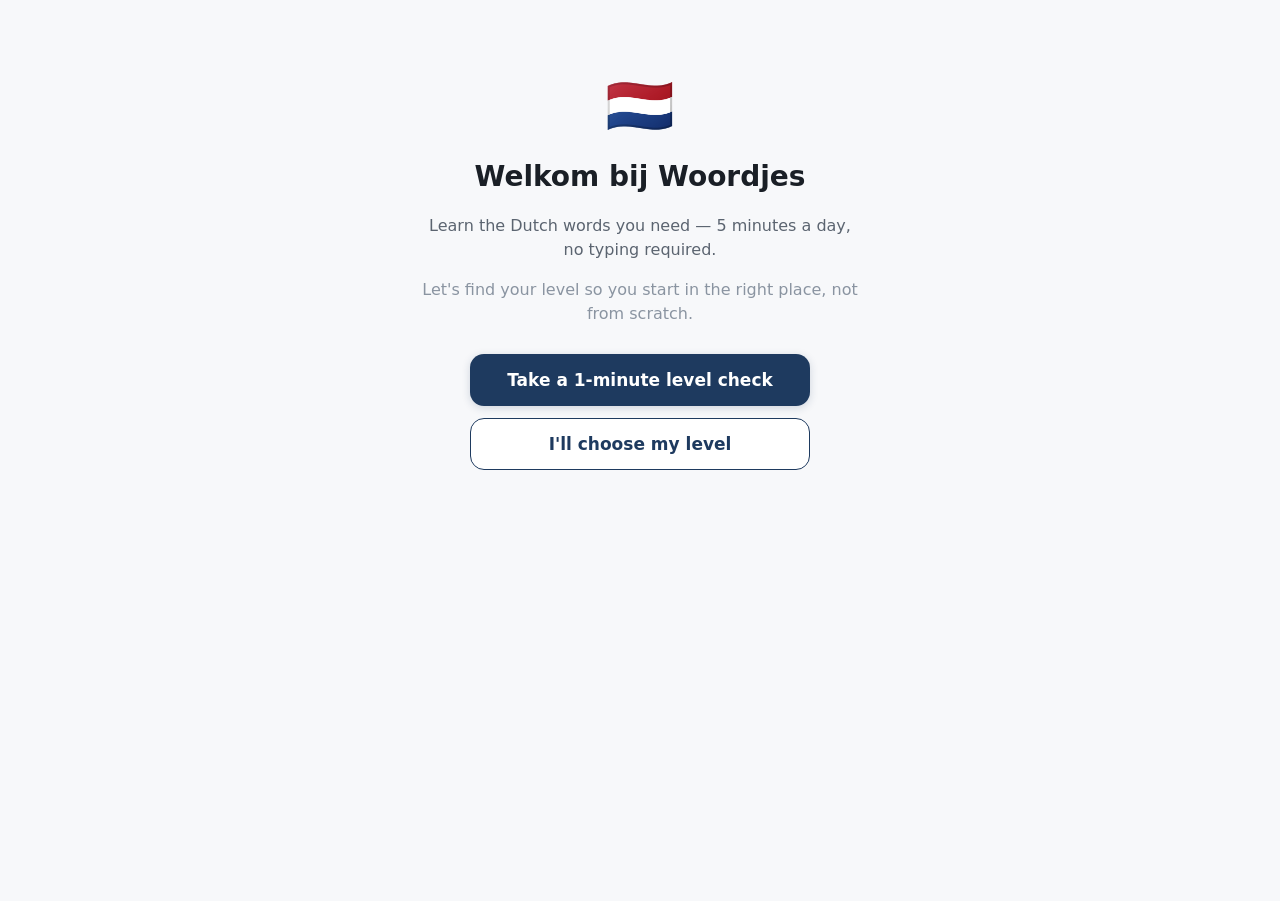
<file: index.html>
<!DOCTYPE html>
<html lang="en">
<head>
  <meta charset="utf-8" />
  <meta name="viewport" content="width=device-width, initial-scale=1, viewport-fit=cover, maximum-scale=5" />
  <meta name="theme-color" content="#1E3A5F" />
  <meta name="apple-mobile-web-app-capable" content="yes" />
  <meta name="apple-mobile-web-app-status-bar-style" content="default" />
  <meta name="apple-mobile-web-app-title" content="Woordjes" />
  <title>Woordjes — Learn Dutch</title>
  <link rel="manifest" href="./manifest.webmanifest" />
  <link rel="apple-touch-icon" href="./icons/icon-180.png" />
  <link rel="icon" href="./icons/icon-192.png" />
  <link rel="stylesheet" href="./css/styles.css" />
</head>
<body>
  <div id="app" class="app"><!-- screens render here --></div>

  <nav id="bottomnav" class="bottomnav" hidden>
    <button class="navbtn" data-nav="today" aria-label="Today">
      <span class="navicon">☀️</span><span class="navlabel">Today</span>
    </button>
    <button class="navbtn" data-nav="topics" aria-label="Topics">
      <span class="navicon">📚</span><span class="navlabel">Topics</span>
    </button>
    <button class="navbtn" data-nav="learned" aria-label="Learned">
      <span class="navicon">🏆</span><span class="navlabel">Learned</span>
    </button>
  </nav>

  <div id="live" class="visually-hidden" aria-live="polite"></div>

  <script src="./js/engine.js"></script>
  <script src="./js/app.js"></script>
</body>
</html>
</file>
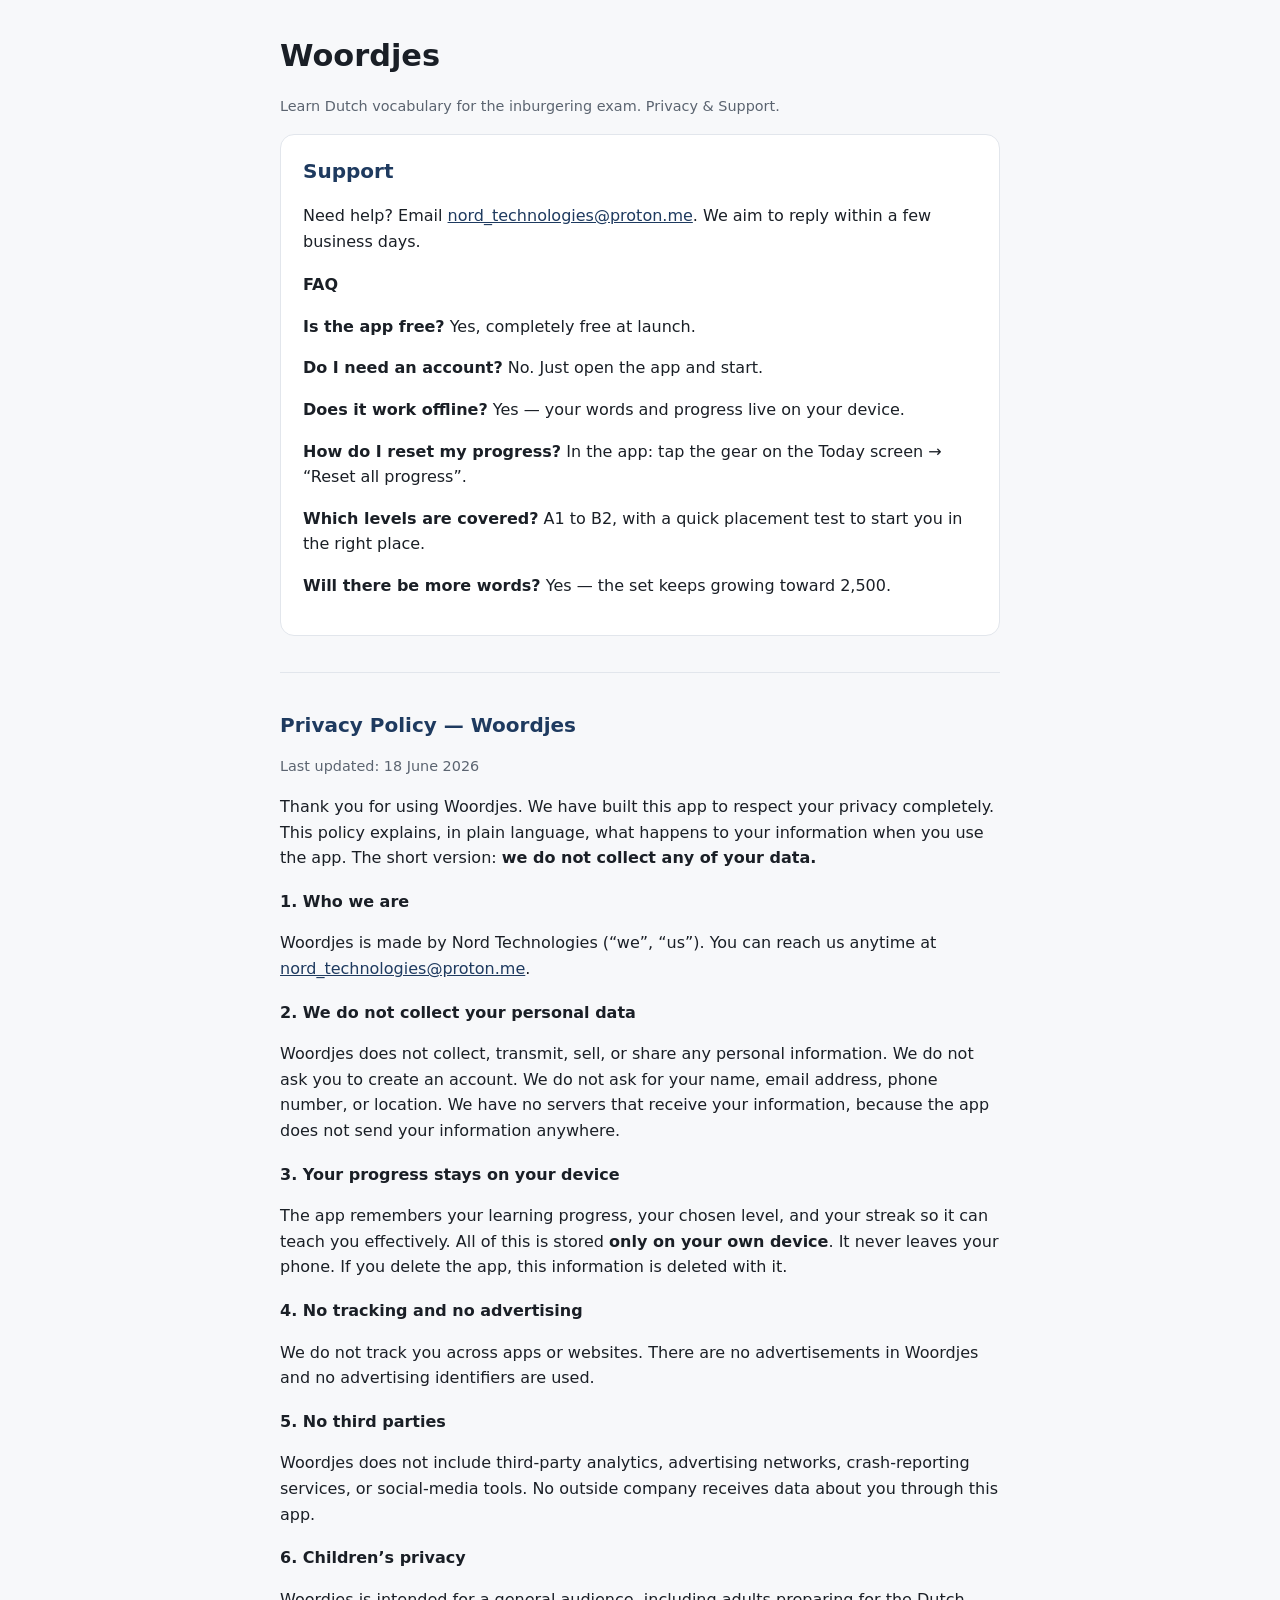
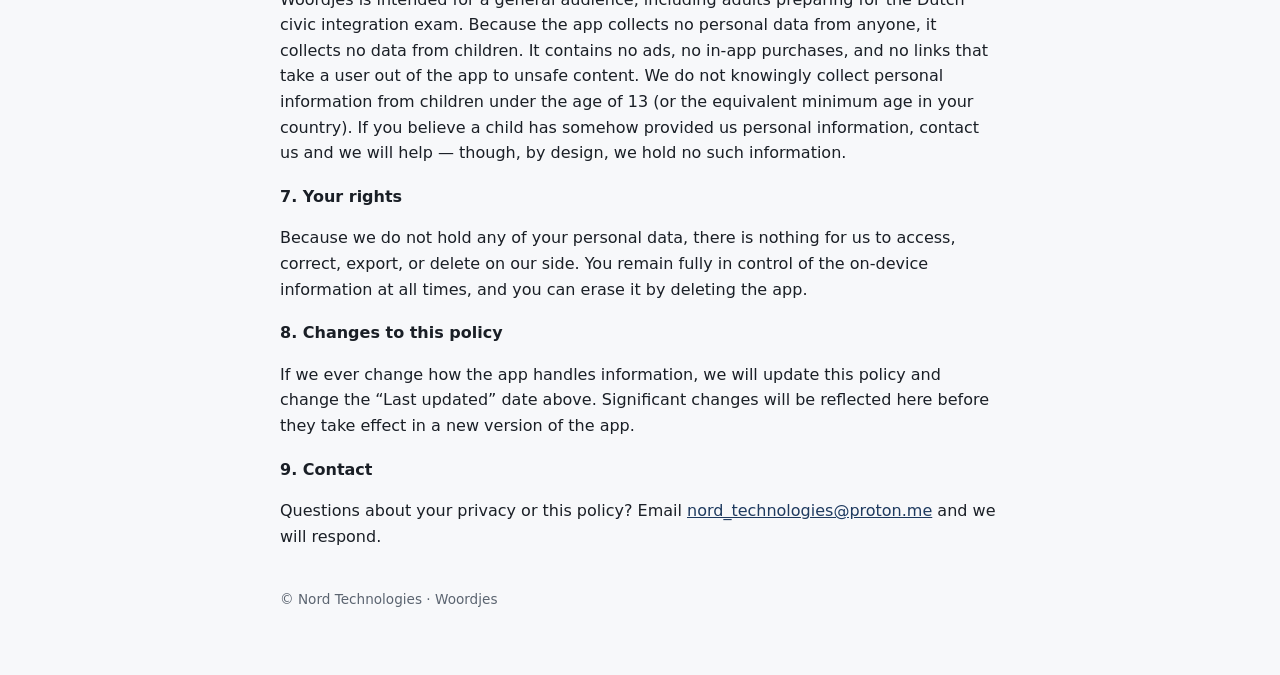
<file: privacy.html>
<!DOCTYPE html>
<html lang="en">
<head>
<meta charset="utf-8" />
<meta name="viewport" content="width=device-width, initial-scale=1" />
<title>Woordjes — Privacy & Support</title>
<style>
  :root { --ink:#1E3A5F; --t1:#1A1F26; --t2:#5B6470; --bg:#F7F8FA; --border:#E2E6EC; }
  * { box-sizing:border-box; }
  body { margin:0; background:var(--bg); color:var(--t1);
    font-family:-apple-system,BlinkMacSystemFont,"Segoe UI",Roboto,system-ui,sans-serif; line-height:1.6; }
  .wrap { max-width:760px; margin:0 auto; padding:32px 20px 64px; }
  h1 { font-size:1.9rem; margin:0 0 4px; }
  h2 { font-size:1.25rem; margin:32px 0 8px; color:var(--ink); }
  h3 { font-size:1rem; margin:18px 0 4px; }
  .muted { color:var(--t2); font-size:.9rem; }
  a { color:var(--ink); }
  .card { background:#fff; border:1px solid var(--border); border-radius:14px; padding:20px 22px; margin-top:16px; }
  hr { border:none; border-top:1px solid var(--border); margin:36px 0; }
  code { background:#EEF1F5; padding:1px 6px; border-radius:6px; }
  footer { margin-top:40px; color:var(--t2); font-size:.85rem; }
</style>
</head>
<body>
<div class="wrap">
  <h1>Woordjes</h1>
  <p class="muted">Learn Dutch vocabulary for the inburgering exam. Privacy &amp; Support.</p>

  <div class="card">
    <h2 style="margin-top:0">Support</h2>
    <p>Need help? Email <a href="mailto:nord_technologies@proton.me">nord_technologies@proton.me</a>. We aim to reply within a few business days.</p>
    <h3>FAQ</h3>
    <p><strong>Is the app free?</strong> Yes, completely free at launch.</p>
    <p><strong>Do I need an account?</strong> No. Just open the app and start.</p>
    <p><strong>Does it work offline?</strong> Yes — your words and progress live on your device.</p>
    <p><strong>How do I reset my progress?</strong> In the app: tap the gear on the Today screen → “Reset all progress”.</p>
    <p><strong>Which levels are covered?</strong> A1 to B2, with a quick placement test to start you in the right place.</p>
    <p><strong>Will there be more words?</strong> Yes — the set keeps growing toward 2,500.</p>
  </div>

  <hr />

  <h2>Privacy Policy — Woordjes</h2>
  <p class="muted">Last updated: 18 June 2026</p>
  <p>Thank you for using Woordjes. We have built this app to respect your privacy completely. This policy explains, in plain language, what happens to your information when you use the app. The short version: <strong>we do not collect any of your data.</strong></p>

  <h3>1. Who we are</h3>
  <p>Woordjes is made by Nord Technologies (“we”, “us”). You can reach us anytime at <a href="mailto:nord_technologies@proton.me">nord_technologies@proton.me</a>.</p>

  <h3>2. We do not collect your personal data</h3>
  <p>Woordjes does not collect, transmit, sell, or share any personal information. We do not ask you to create an account. We do not ask for your name, email address, phone number, or location. We have no servers that receive your information, because the app does not send your information anywhere.</p>

  <h3>3. Your progress stays on your device</h3>
  <p>The app remembers your learning progress, your chosen level, and your streak so it can teach you effectively. All of this is stored <strong>only on your own device</strong>. It never leaves your phone. If you delete the app, this information is deleted with it.</p>

  <h3>4. No tracking and no advertising</h3>
  <p>We do not track you across apps or websites. There are no advertisements in Woordjes and no advertising identifiers are used.</p>

  <h3>5. No third parties</h3>
  <p>Woordjes does not include third-party analytics, advertising networks, crash-reporting services, or social-media tools. No outside company receives data about you through this app.</p>

  <h3>6. Children’s privacy</h3>
  <p>Woordjes is intended for a general audience, including adults preparing for the Dutch civic integration exam. Because the app collects no personal data from anyone, it collects no data from children. It contains no ads, no in-app purchases, and no links that take a user out of the app to unsafe content. We do not knowingly collect personal information from children under the age of 13 (or the equivalent minimum age in your country). If you believe a child has somehow provided us personal information, contact us and we will help — though, by design, we hold no such information.</p>

  <h3>7. Your rights</h3>
  <p>Because we do not hold any of your personal data, there is nothing for us to access, correct, export, or delete on our side. You remain fully in control of the on-device information at all times, and you can erase it by deleting the app.</p>

  <h3>8. Changes to this policy</h3>
  <p>If we ever change how the app handles information, we will update this policy and change the “Last updated” date above. Significant changes will be reflected here before they take effect in a new version of the app.</p>

  <h3>9. Contact</h3>
  <p>Questions about your privacy or this policy? Email <a href="mailto:nord_technologies@proton.me">nord_technologies@proton.me</a> and we will respond.</p>

  <footer>© Nord Technologies · Woordjes</footer>
</div>
</body>
</html>
</file>
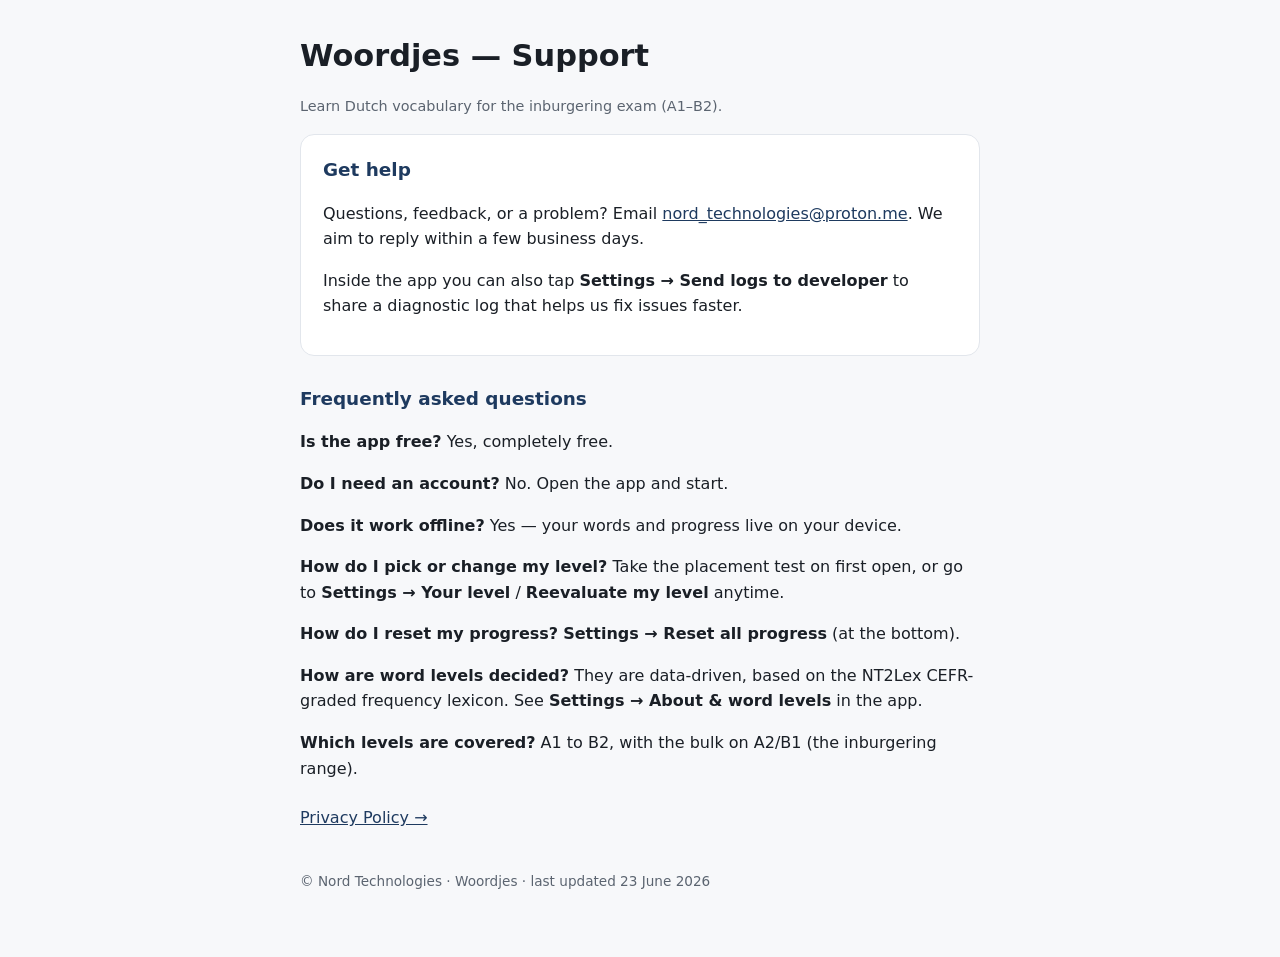
<file: support.html>
<!DOCTYPE html>
<html lang="en">
<head>
<meta charset="utf-8" />
<meta name="viewport" content="width=device-width, initial-scale=1" />
<title>Woordjes — Support</title>
<style>
  :root { --ink:#1E3A5F; --t1:#1A1F26; --t2:#5B6470; --bg:#F7F8FA; --border:#E2E6EC; }
  *{box-sizing:border-box}
  body{margin:0;background:var(--bg);color:var(--t1);font-family:-apple-system,BlinkMacSystemFont,"Segoe UI",Roboto,system-ui,sans-serif;line-height:1.6}
  .wrap{max-width:720px;margin:0 auto;padding:32px 20px 64px}
  h1{font-size:1.9rem;margin:0 0 4px}
  h2{font-size:1.15rem;margin:28px 0 6px;color:var(--ink)}
  .muted{color:var(--t2);font-size:.9rem}
  a{color:var(--ink)}
  .card{background:#fff;border:1px solid var(--border);border-radius:14px;padding:20px 22px;margin-top:16px}
  footer{margin-top:40px;color:var(--t2);font-size:.85rem}
</style>
</head>
<body>
<div class="wrap">
  <h1>Woordjes — Support</h1>
  <p class="muted">Learn Dutch vocabulary for the inburgering exam (A1–B2).</p>

  <div class="card">
    <h2 style="margin-top:0">Get help</h2>
    <p>Questions, feedback, or a problem? Email <a href="mailto:nord_technologies@proton.me">nord_technologies@proton.me</a>. We aim to reply within a few business days.</p>
    <p>Inside the app you can also tap <strong>Settings → Send logs to developer</strong> to share a diagnostic log that helps us fix issues faster.</p>
  </div>

  <h2>Frequently asked questions</h2>
  <p><strong>Is the app free?</strong> Yes, completely free.</p>
  <p><strong>Do I need an account?</strong> No. Open the app and start.</p>
  <p><strong>Does it work offline?</strong> Yes — your words and progress live on your device.</p>
  <p><strong>How do I pick or change my level?</strong> Take the placement test on first open, or go to <strong>Settings → Your level</strong> / <strong>Reevaluate my level</strong> anytime.</p>
  <p><strong>How do I reset my progress?</strong> <strong>Settings → Reset all progress</strong> (at the bottom).</p>
  <p><strong>How are word levels decided?</strong> They are data-driven, based on the NT2Lex CEFR-graded frequency lexicon. See <strong>Settings → About &amp; word levels</strong> in the app.</p>
  <p><strong>Which levels are covered?</strong> A1 to B2, with the bulk on A2/B1 (the inburgering range).</p>

  <p style="margin-top:24px"><a href="./privacy.html">Privacy Policy →</a></p>
  <footer>© Nord Technologies · Woordjes · last updated 23 June 2026</footer>
</div>
</body>
</html>
</file>
<file: css/styles.css>
/* Woordjes v0 — styles, per "Design Spec (v0).md" */
:root {
  --c-primary:#1E3A5F; --c-primary-deep:#16314F;
  --c-accent:#E8743B; --c-accent-soft:#FBEAE0; --c-accent-text:#B5531F;
  --c-success:#2E9E6B; --c-success-soft:#E3F4EC;
  --c-error:#D9663F; --c-error-soft:#FBE8E1;
  --c-bg:#F7F8FA; --c-surface:#FFFFFF; --c-surface-alt:#EEF1F5; --c-border:#E2E6EC;
  --t-1:#1A1F26; --t-2:#5B6470; --t-3:#8A94A1;
  --de-bg:#E7EEF6; --de-tx:#1E3A5F; --het-bg:#FBEAE0; --het-tx:#B5531F;
  --r-card:16px; --r-ctrl:14px; --r-pill:999px; --sp:8px; --maxw:480px;
  --shadow-card:0 1px 2px rgba(26,31,38,.05),0 4px 12px rgba(26,31,38,.05);
  --shadow-cta:0 2px 8px rgba(30,58,95,.18);
  --font:-apple-system,BlinkMacSystemFont,"SF Pro Text","Segoe UI",Roboto,system-ui,sans-serif;
}
@media (prefers-color-scheme: dark) {
  :root {
    --c-primary:#5B8FC9; --c-primary-deep:#4A7BB0;
    --c-accent:#F08750; --c-accent-soft:#322218; --c-accent-text:#F0A878;
    --c-success:#46B883; --c-success-soft:#15281F;
    --c-error:#E07A55; --c-error-soft:#2A1A14;
    --c-bg:#101418; --c-surface:#181D23; --c-surface-alt:#212831; --c-border:#2C333C;
    --t-1:#ECEFF3; --t-2:#A9B2BE; --t-3:#6E7884;
    --de-bg:#1E2A38; --de-tx:#9BC0E6; --het-bg:#322218; --het-tx:#F0A878;
  }
}

* { box-sizing:border-box; -webkit-tap-highlight-color:transparent; }
html,body { margin:0; padding:0; }
body {
  font-family:var(--font); color:var(--t-1); background:var(--c-bg);
  font-size:16px; line-height:1.5; -webkit-font-smoothing:antialiased;
  overscroll-behavior-y:none;
}
.visually-hidden { position:absolute; width:1px; height:1px; overflow:hidden; clip:rect(0 0 0 0); }

.app {
  max-width:var(--maxw); margin-inline:auto; min-height:100vh;
  padding:max(16px,env(safe-area-inset-top)) 20px calc(76px + env(safe-area-inset-bottom));
}
.app.training { padding-bottom:max(20px,env(safe-area-inset-bottom)); }

/* ---- typography ---- */
h1.title { font-size:1.75rem; font-weight:700; margin:8px 0 16px; }
h2.section { font-size:1.0625rem; font-weight:600; margin:24px 0 10px; color:var(--t-1); }
.muted { color:var(--t-3); }
.secondary-text { color:var(--t-2); }

/* ---- top bar ---- */
.topbar { display:flex; align-items:center; justify-content:space-between; gap:8px; }
.greeting { font-size:1rem; color:var(--t-2); }

/* ---- streak pill ---- */
.streak-pill {
  display:inline-flex; align-items:center; gap:6px; padding:6px 12px;
  background:var(--c-accent-soft); color:var(--c-accent-text);
  border-radius:var(--r-pill); font-weight:700; font-size:.9rem;
}
.streak-pill.big { font-size:1rem; padding:8px 14px; }

/* ---- cards ---- */
.card {
  background:var(--c-surface); border-radius:var(--r-card); padding:20px;
  box-shadow:var(--shadow-card);
}
.hero {
  background:linear-gradient(135deg,var(--c-primary),var(--c-primary-deep));
  color:#fff; border-radius:var(--r-card); padding:22px; box-shadow:var(--shadow-cta);
}
.hero .big-num { font-size:2.5rem; font-weight:700; line-height:1; }
.hero .sub { opacity:.85; margin-top:4px; }
.hero .btn { margin-top:18px; }

/* ---- buttons ---- */
.btn {
  display:flex; align-items:center; justify-content:center; gap:8px;
  width:100%; min-height:52px; border-radius:var(--r-ctrl);
  font-family:var(--font); font-size:1.0625rem; font-weight:600;
  border:none; cursor:pointer; transition:transform .1s ease, background .15s ease;
}
.btn:active { transform:scale(.98); }
.btn-primary { background:var(--c-primary); color:#fff; box-shadow:var(--shadow-cta); }
.btn-primary:active { background:var(--c-primary-deep); }
.btn-on-hero { background:#fff; color:var(--c-primary); box-shadow:none; }
.btn-secondary { background:var(--c-surface); color:var(--c-primary); border:1.5px solid var(--c-primary); }
.btn-secondary:active { background:var(--c-surface-alt); }
.btn-ghost { background:transparent; color:var(--c-accent-text); min-height:44px; font-weight:600; }
.btn[disabled] { opacity:.4; pointer-events:none; }
.btn-row { display:flex; gap:12px; }
.btn-row .btn { width:auto; flex:1; }

/* ---- topic rows ---- */
.list { display:flex; flex-direction:column; gap:0; background:var(--c-surface);
  border-radius:var(--r-card); box-shadow:var(--shadow-card); overflow:hidden; }
.row {
  display:flex; align-items:center; gap:14px; padding:16px 18px;
  border-bottom:1px solid var(--c-border); cursor:pointer; background:none; border-left:none; border-right:none; border-top:none;
  width:100%; text-align:left; font-family:var(--font); color:var(--t-1);
}
.row:last-child { border-bottom:none; }
.row:active { background:var(--c-surface-alt); }
.row .emoji { font-size:1.5rem; width:32px; text-align:center; flex:none; }
.row .row-main { flex:1; min-width:0; }
.row .row-title { font-weight:600; font-size:1rem; }
.row .row-meta { font-size:.8125rem; color:var(--t-3); margin-top:2px; }
.row .chev { color:var(--t-3); font-size:1.2rem; }
.chip-new { font-size:.7rem; font-weight:700; color:var(--c-accent-text);
  background:var(--c-accent-soft); padding:2px 8px; border-radius:var(--r-pill); }

/* ---- progress bar ---- */
.bar { height:8px; background:var(--c-surface-alt); border-radius:var(--r-pill); overflow:hidden; margin-top:8px; }
.bar > span { display:block; height:100%; background:var(--c-primary); width:0; transition:width .25s ease; border-radius:var(--r-pill); }
.bar.success > span { background:var(--c-success); }

/* ---- level stepper (placement check) ---- */
.lvl-steps { display:flex; gap:6px; margin-bottom:14px; }
.lvl-step { flex:1; display:flex; align-items:center; justify-content:center; gap:4px;
  height:26px; border-radius:var(--r-pill); font-size:.75rem; font-weight:700;
  background:var(--c-surface-alt); color:var(--t-3); border:1.5px solid transparent; }
.lvl-step.done { background:var(--c-success-soft); color:var(--c-success); }
.lvl-step.current { background:var(--c-primary); color:#fff; }
.lvl-step.probing { background:var(--c-surface); color:var(--c-primary); border-color:var(--c-primary); }

/* ---- badges ---- */
.badge { display:inline-block; font-size:.8125rem; font-weight:700; text-transform:uppercase;
  letter-spacing:.5px; padding:4px 12px; border-radius:var(--r-pill); }
.badge.de { background:var(--de-bg); color:var(--de-tx); }
.badge.het { background:var(--het-bg); color:var(--het-tx); }
.badge.verb { background:var(--c-surface-alt); color:var(--t-2); }

/* ---- word card screen ---- */
.wordcard { text-align:center; padding:32px 20px; }
.wordcard .nl { font-size:clamp(32px,9vw,40px); font-weight:700; line-height:1.1; margin:14px 0 4px; }
.wordcard .plural { color:var(--t-3); font-size:.95rem; }
.wordcard .en { font-size:1.375rem; color:var(--t-2); margin-top:10px; }
.verbforms { margin:14px auto 0; max-width:280px; text-align:left; }
.verbforms .vf { display:flex; justify-content:space-between; padding:7px 0; border-bottom:1px solid var(--c-border); font-size:1.1875rem; font-weight:500; }
.verbforms .vf .lbl { color:var(--t-3); font-size:.8rem; font-weight:500; align-self:center; }

/* ---- training ---- */
.train-top { display:flex; align-items:center; gap:12px; padding-top:4px; }
.train-top .close { background:none; border:none; font-size:1.5rem; color:var(--t-3); cursor:pointer; padding:4px 8px; }
.train-top .bar { flex:1; margin:0; }
.train-top .count { font-size:.8125rem; color:var(--t-3); font-weight:600; flex:none; }
.prompt { text-align:center; margin:36px 12px 28px; }
.prompt .ask { font-size:.95rem; color:var(--t-3); margin-bottom:8px; }
.prompt .word { font-size:2rem; font-weight:700; }
.prompt .word .art { color:var(--t-3); font-weight:600; font-size:1.4rem; }
.options { display:flex; flex-direction:column; gap:12px; }
.opt {
  width:100%; min-height:56px; padding:14px 18px; border-radius:var(--r-ctrl);
  background:var(--c-surface); border:1.5px solid var(--c-border); color:var(--t-1);
  font-family:var(--font); font-size:1.1875rem; font-weight:500; cursor:pointer; text-align:center;
  transition:transform .1s ease, background .15s, border-color .15s;
}
.opt:active { transform:scale(.99); background:var(--c-surface-alt); }
.opt.correct { background:var(--c-success-soft); border-color:var(--c-success); }
.opt.wrong { background:var(--c-error-soft); border-color:var(--c-error); }
.opt.locked { opacity:.55; pointer-events:none; }
.opt .mark { float:right; font-weight:700; }
.opt.nudge { animation:nudge .18s ease; }
@keyframes nudge { 0%,100%{transform:translateX(0)} 25%{transform:translateX(-4px)} 75%{transform:translateX(4px)} }

.feedback { text-align:center; margin-top:18px; min-height:24px; font-weight:600; }
.feedback.good { color:var(--c-success); }
.feedback.bad { color:var(--c-accent-text); }

/* de/het follow-up */
.dehet { margin-top:18px; text-align:center; }
.dehet .q { font-size:.95rem; color:var(--t-3); margin-bottom:10px; }
.dehet .btn-row .btn { font-size:1.25rem; min-height:60px; }

/* typing */
.typing { margin-top:8px; }
.typing input {
  width:100%; min-height:56px; padding:14px 16px; font-size:1.1875rem; font-family:var(--font);
  border:1.5px solid var(--c-border); border-radius:var(--r-ctrl); background:var(--c-surface); color:var(--t-1);
}
.typing input:focus { outline:none; border-color:var(--c-primary); }
.typing .tip { font-size:.8125rem; color:var(--t-3); margin:8px 2px 16px; }

/* sticky action above keyboard */
.sticky-action { position:sticky; bottom:max(12px,env(safe-area-inset-bottom)); margin-top:16px; }

/* ---- session complete ---- */
.complete { text-align:center; padding-top:48px; }
.complete .emoji { font-size:3rem; }
.complete h1 { font-size:1.75rem; margin:12px 0 4px; }
.summary { text-align:left; margin:22px 0; }
.summary .srow { display:flex; justify-content:space-between; padding:10px 4px; border-bottom:1px solid var(--c-border); }
.summary .srow:last-child { border-bottom:none; }

/* week dots */
.weekdots { display:flex; gap:8px; justify-content:center; margin:14px 0; }
.weekdots .dot { width:14px; height:14px; border-radius:50%; background:var(--c-surface-alt); }
.weekdots .dot.on { background:var(--c-accent); }
.weekdots .dot.today { box-shadow:0 0 0 2px var(--c-accent-text); }

/* ---- learned / recently ---- */
.stat-big { font-size:2.125rem; font-weight:700; color:var(--c-primary); line-height:1; }
.learned-row { display:flex; align-items:center; gap:10px; padding:10px 18px; border-bottom:1px solid var(--c-border); }
.learned-row:last-child { border-bottom:none; }
.learned-row .lmark { width:18px; text-align:center; flex:none; }
.learned-row .lw { font-weight:600; }
.learned-row .lt { color:var(--t-2); margin-left:auto; text-align:right; }

/* expandable by-topic accordion (Your words screen) */
.topic-acc { background:var(--c-surface); border-radius:var(--r-card); box-shadow:var(--shadow-card); margin-bottom:10px; overflow:hidden; }
.topic-acc summary { list-style:none; cursor:pointer; padding:15px 18px; display:flex; justify-content:space-between; align-items:center; font-weight:600; }
.topic-acc summary::-webkit-details-marker { display:none; }
.topic-acc[open] summary { border-bottom:1px solid var(--c-border); }
.acc-sub { font-size:.7rem; text-transform:uppercase; letter-spacing:.5px; color:var(--t-3); padding:10px 18px 2px; }

/* ---- bottom nav ---- */
.bottomnav {
  position:fixed; left:0; right:0; bottom:0; height:calc(56px + env(safe-area-inset-bottom));
  padding-bottom:env(safe-area-inset-bottom);
  display:flex; background:var(--c-surface); border-top:1px solid var(--c-border);
  max-width:var(--maxw); margin-inline:auto; z-index:20;
}
.bottomnav[hidden] { display:none; }

/* ---- audio / pronunciation ---- */
.nl-row { display:flex; align-items:center; justify-content:center; gap:10px; }
.speak { border:none; background:var(--c-surface-alt); color:var(--c-primary); width:42px; height:42px;
  min-width:42px; border-radius:var(--r-pill); font-size:1.15rem; cursor:pointer; line-height:1;
  display:inline-flex; align-items:center; justify-content:center; padding:0; }
.speak:active { background:var(--c-border); transform:scale(.94); }
.speak.speaking { background:var(--c-accent-soft); color:var(--c-accent-text); }
.prompt .word .speak { margin-left:8px; vertical-align:middle; width:36px; height:36px; min-width:36px; font-size:1rem; }
.navbtn { flex:1; display:flex; flex-direction:column; align-items:center; justify-content:center; gap:2px;
  background:none; border:none; cursor:pointer; color:var(--t-3); font-family:var(--font); padding-top:6px; }
.navbtn .navicon { font-size:1.2rem; filter:grayscale(1) opacity(.6); }
.navbtn .navlabel { font-size:.6875rem; }
.navbtn.active { color:var(--c-primary); }
.navbtn.active .navicon { filter:none; }

/* ---- search ---- */
.search-input { width:100%; min-height:46px; padding:12px 16px; font-size:1rem; font-family:var(--font);
  border:1.5px solid var(--c-border); border-radius:var(--r-ctrl); background:var(--c-surface); color:var(--t-1);
  margin-bottom:4px; }
.search-input:focus { outline:none; border-color:var(--c-primary); }

/* ---- onboarding / level ---- */
.welcome { text-align:center; padding-top:48px; }
.welcome-emoji { font-size:3.5rem; margin-bottom:8px; }
.welcome .btn { max-width:340px; margin-inline:auto; }
.level-pill { display:inline-flex; align-items:center; padding:6px 12px; border-radius:var(--r-pill);
  background:var(--c-primary); color:#fff; font-weight:700; font-size:.85rem; }
.level-row .level-badge { display:inline-flex; align-items:center; justify-content:center; width:42px; height:42px;
  border-radius:var(--r-pill); background:var(--c-primary); color:#fff; font-weight:700; font-size:.9rem; flex:none; }

.celebrate { animation:pop .5s ease; }
@keyframes pop { 0%{transform:scale(.8);opacity:0} 60%{transform:scale(1.05)} 100%{transform:scale(1);opacity:1} }

@media (prefers-reduced-motion: reduce) {
  * { animation:none !important; transition:none !important; }
}
</file>
